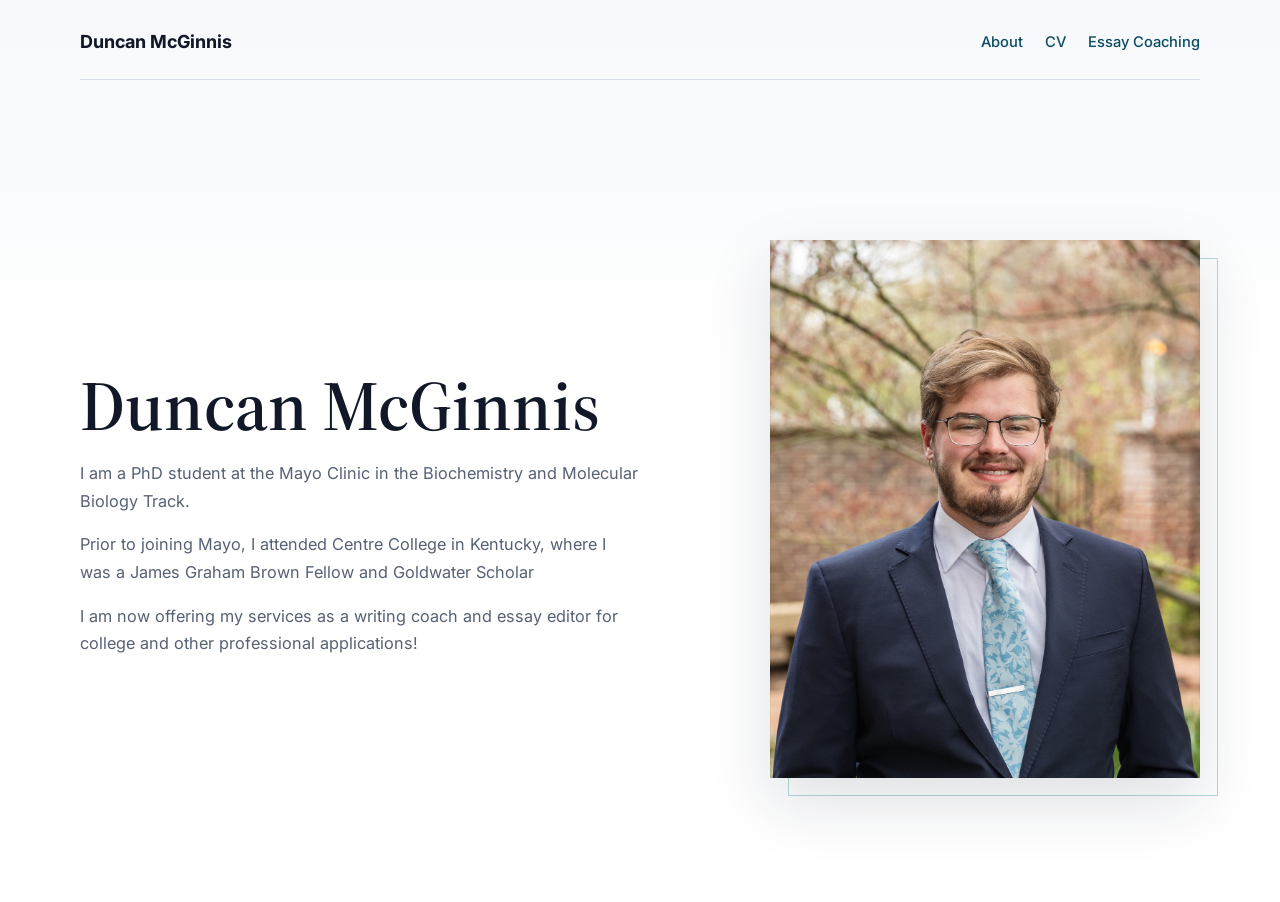
<file: index.html>
<!DOCTYPE html>
<html lang="en">
<head>
  <meta charset="utf-8" />
  <meta name="viewport" content="width=device-width, initial-scale=1" />
  <meta
    name="description"
    content="Duncan McGinnis is a Mayo Clinic graduate student in the Biochemistry and Molecular Biology track studying genetics and kidney disease."
  />
  <title>Duncan McGinnis</title>
  <link rel="preconnect" href="https://fonts.googleapis.com" />
  <link rel="preconnect" href="https://fonts.gstatic.com" crossorigin />
  <link
    href="https://fonts.googleapis.com/css2?family=Inter:wght@400;500;650;720&family=Source+Serif+4:opsz,wght@8..60,600&display=swap"
    rel="stylesheet"
  />
  <link rel="stylesheet" href="styles.css" />
</head>
<body>
  <div class="page-shell">
    <header class="site-header" aria-label="Site header">
      <a class="wordmark" href="index.html">Duncan McGinnis</a>
      <nav class="nav-links" aria-label="Main navigation">
        <a href="index.html" aria-current="page">About</a>
        <a href="cv.html">CV</a>
        <a href="essay_coach.html">Essay Coaching</a>
      </nav>
    </header>

    <main>
      <section class="hero" id="about" aria-label="Introduction">
        <div class="hero-copy">
          <p class="eyebrow"></p>
          <h1>Duncan McGinnis</h1>
          <p class="lede">
            I am a PhD student at the Mayo Clinic in the Biochemistry and
            Molecular Biology Track.
          </p>
          <p class="lede">
            Prior to joining Mayo, I attended Centre College in Kentucky,
            where I was a James Graham Brown Fellow and Goldwater Scholar
          </p>
          <p class="lede">
            I am now offering my services as a writing coach and essay editor
            for college and other professional applications!
        </div>

        <figure class="portrait-frame">
          <img src="duncan-mcginnis.jpg" alt="Portrait of Duncan McGinnis" />
        </figure>
      </section>
    </main>
  </div>
</body>
</html>
</file>
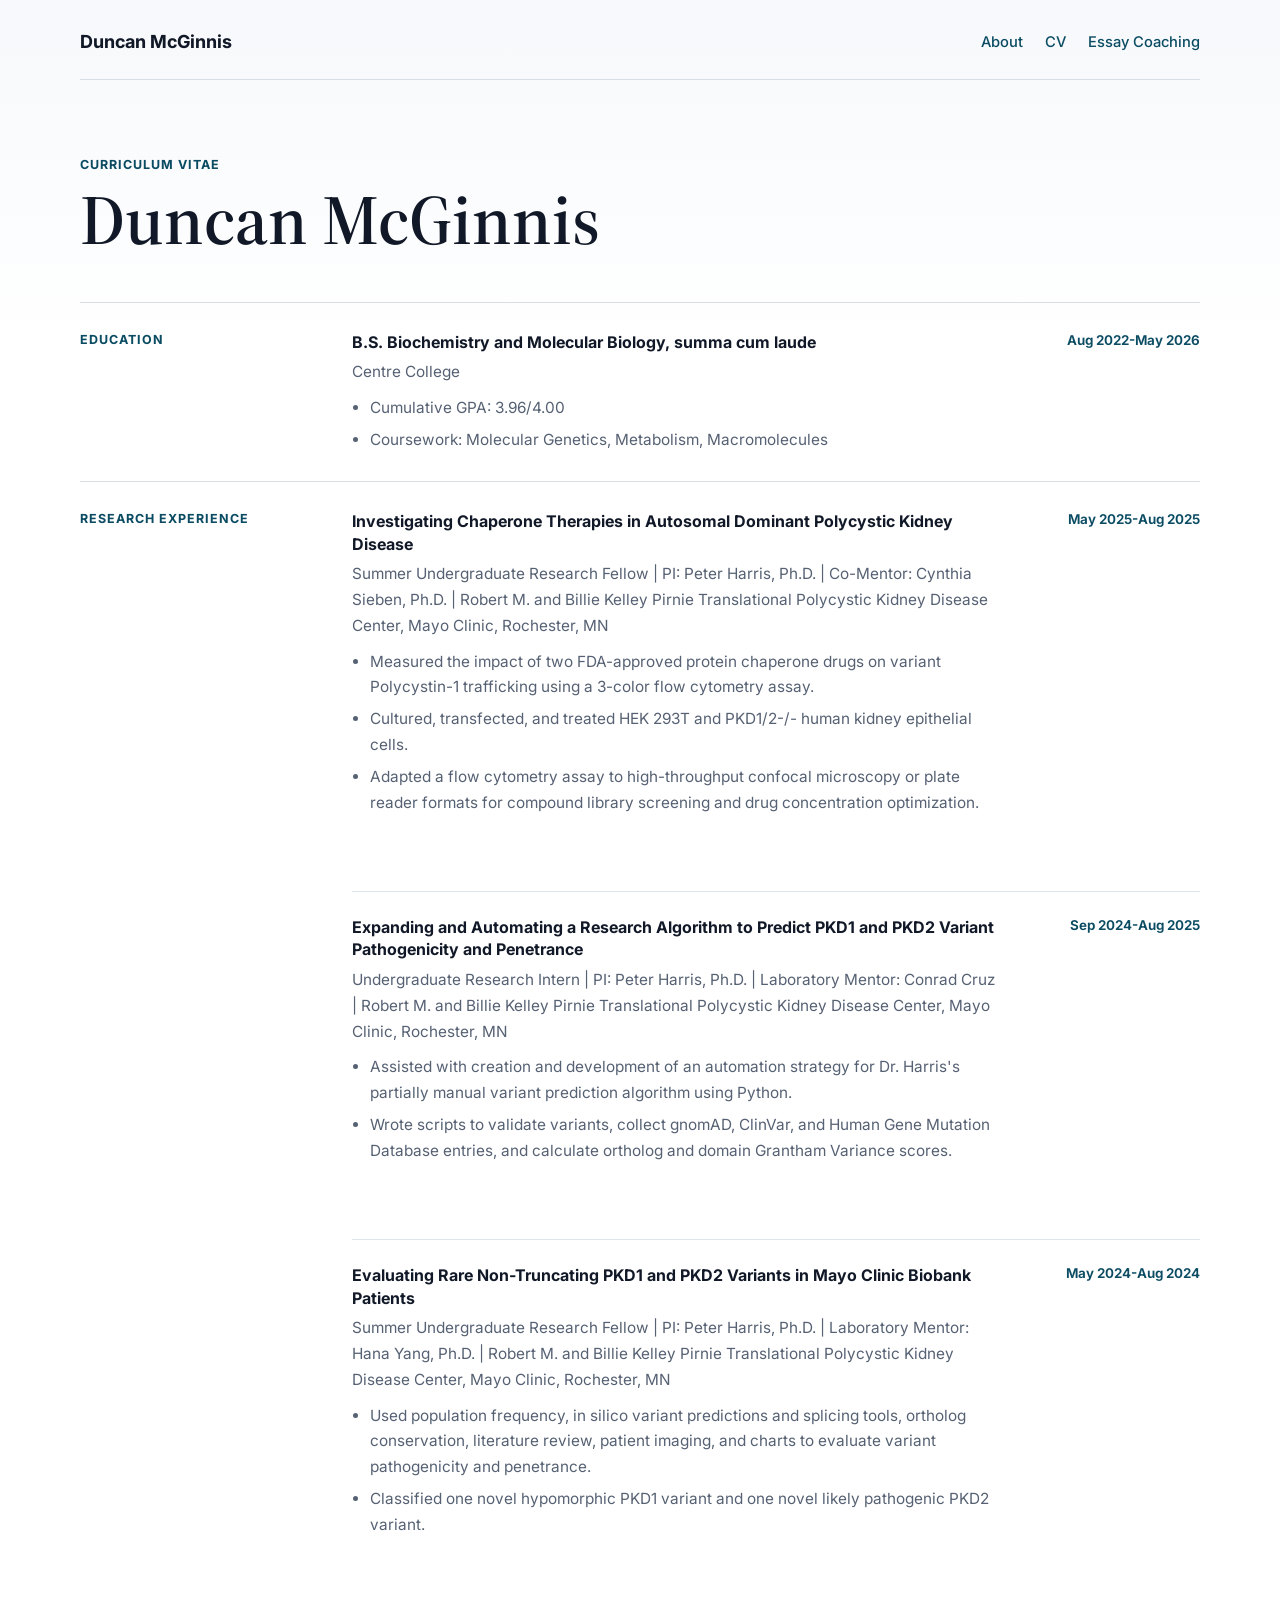
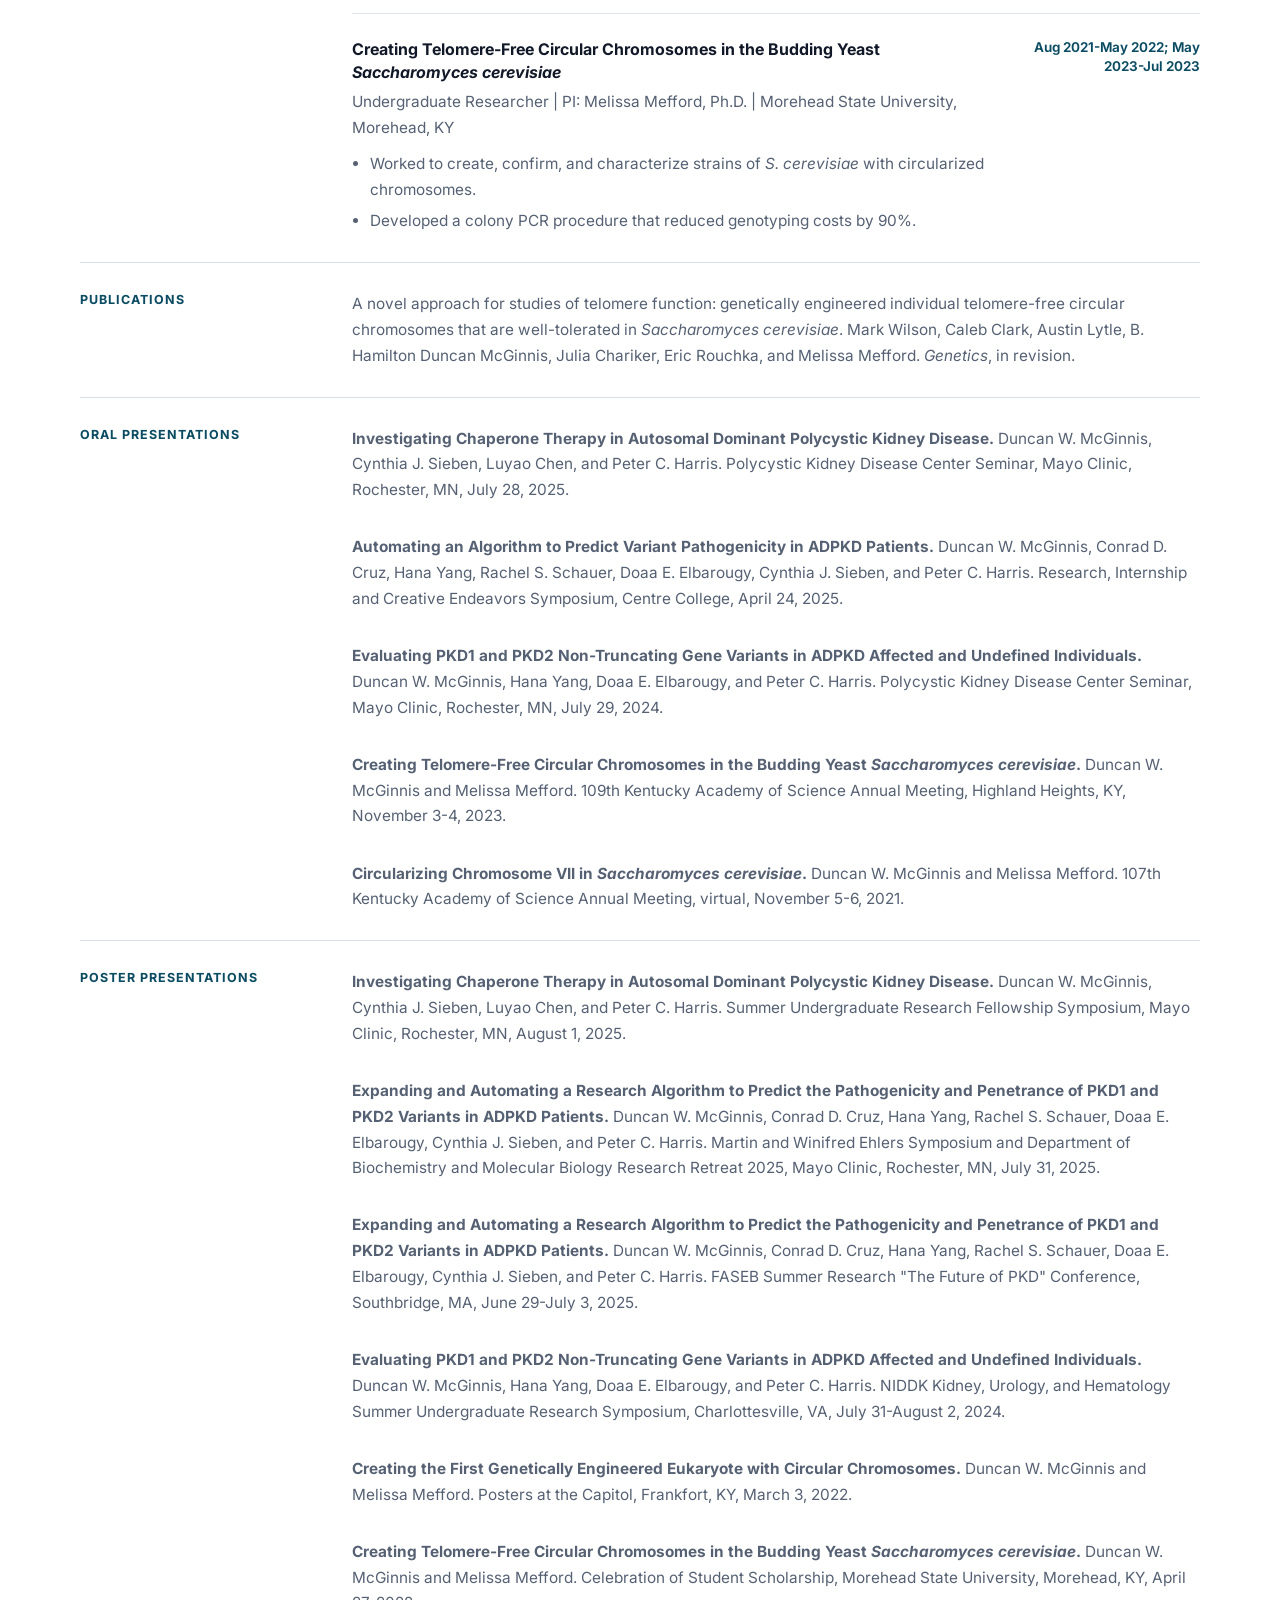
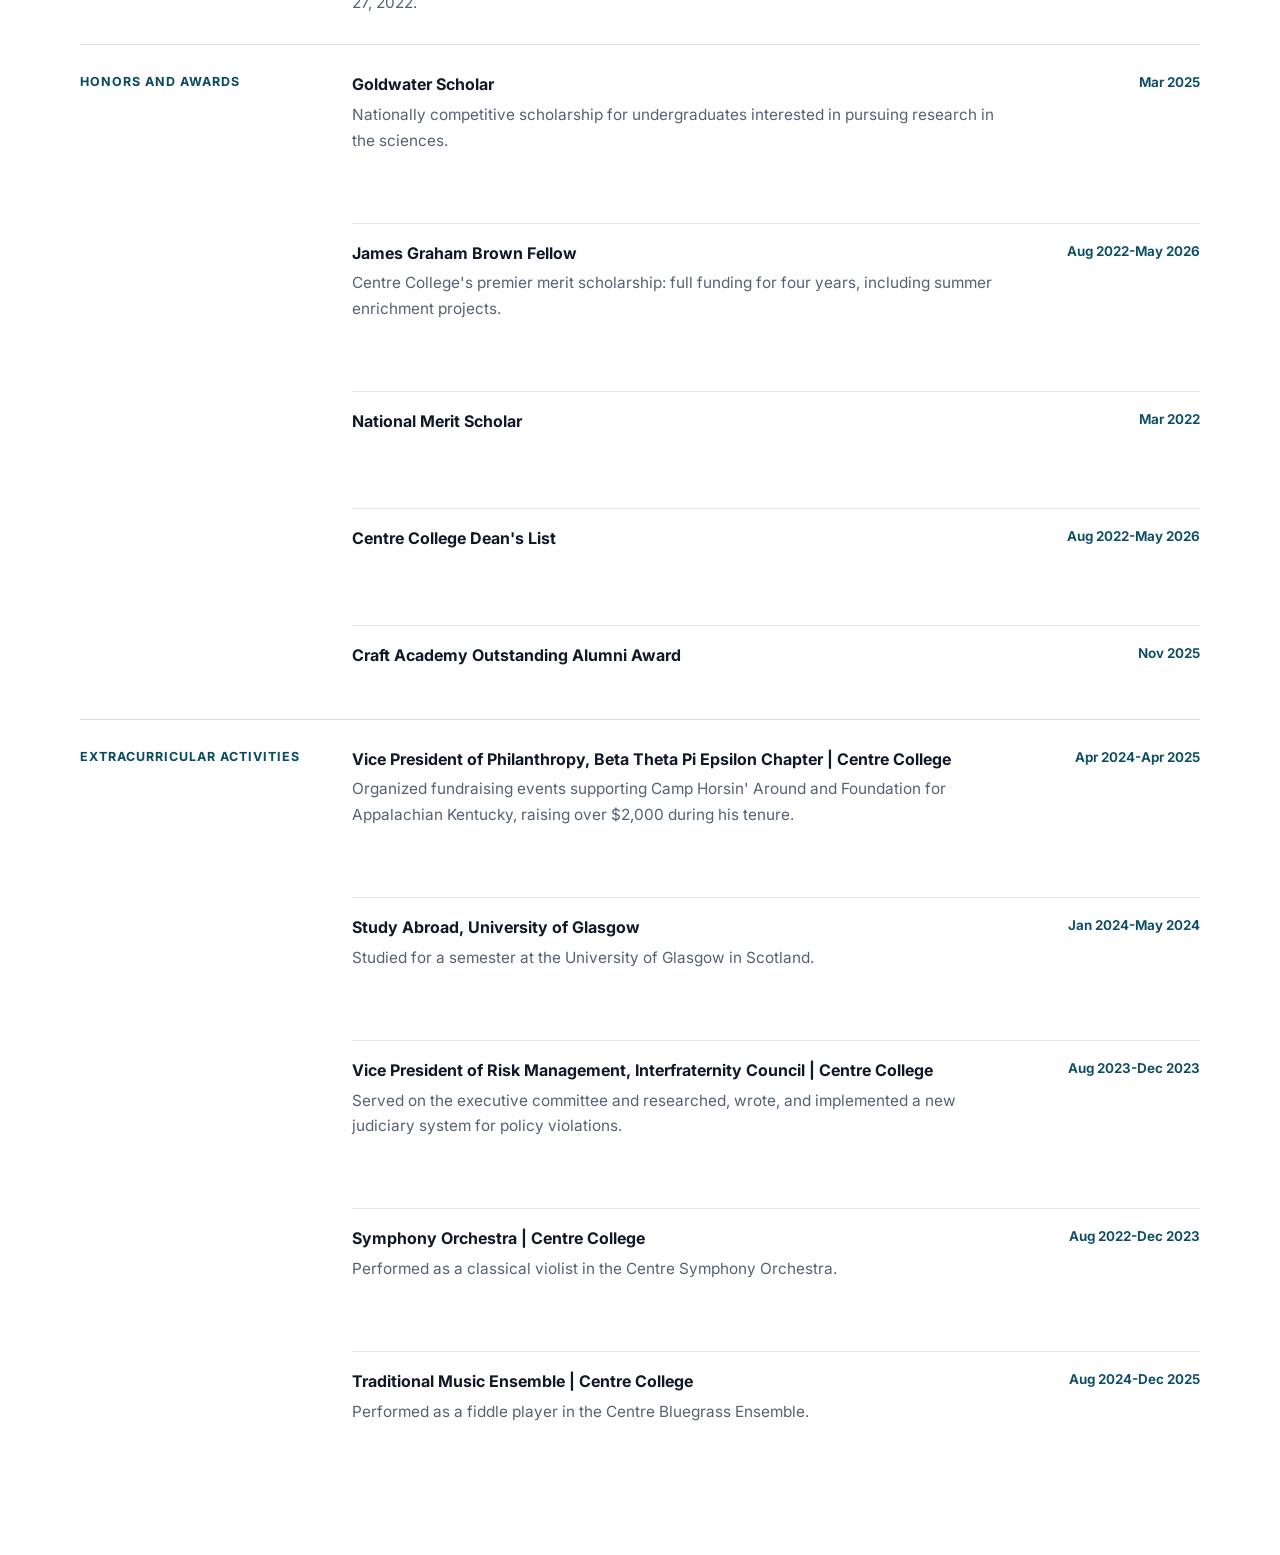
<file: cv.html>
<!DOCTYPE html>
<html lang="en">
<head>
  <meta charset="utf-8" />
  <meta name="viewport" content="width=device-width, initial-scale=1" />
  <meta
    name="description"
    content="Curriculum vitae for Duncan McGinnis, Mayo Clinic PhD student in Biochemistry and Molecular Biology."
  />
  <title>CV | Duncan McGinnis</title>
  <link rel="preconnect" href="https://fonts.googleapis.com" />
  <link rel="preconnect" href="https://fonts.gstatic.com" crossorigin />
  <link
    href="https://fonts.googleapis.com/css2?family=Inter:wght@400;500;650;720&family=Source+Serif+4:opsz,wght@8..60,600&display=swap"
    rel="stylesheet"
  />
  <link rel="stylesheet" href="styles.css" />
</head>
<body>
  <div class="page-shell">
    <header class="site-header" aria-label="Site header">
      <a class="wordmark" href="index.html">Duncan McGinnis</a>
      <nav class="nav-links" aria-label="Main navigation">
        <a href="index.html">About</a>
        <a href="cv.html" aria-current="page">CV</a>
        <a href="essay_coach.html">Essay Coaching</a>
      </nav>
    </header>

    <main class="cv-page">
      <section class="cv-intro" aria-labelledby="cv-title">
        <p class="eyebrow">Curriculum Vitae</p>
        <h1 id="cv-title">Duncan McGinnis</h1>
      </section>

      <section class="cv-section" aria-labelledby="education">
        <h2 id="education">Education</h2>
        <article class="cv-entry">
          <div class="cv-entry-body">
            <h3>B.S. Biochemistry and Molecular Biology, summa cum laude</h3>
            <p>Centre College</p>
            <ul>
              <li>Cumulative GPA: 3.96/4.00</li>
              <li>Coursework: Molecular Genetics, Metabolism, Macromolecules</li>
            </ul>
          </div>
          <p class="cv-date">Aug 2022-May 2026</p>
        </article>
      </section>

      <section class="cv-section" aria-labelledby="research">
        <h2 id="research">Research Experience</h2>
        <article class="cv-entry">
          <div class="cv-entry-body">
            <h3>Investigating Chaperone Therapies in Autosomal Dominant Polycystic Kidney Disease</h3>
            <p>
              Summer Undergraduate Research Fellow | PI: Peter Harris, Ph.D. |
              Co-Mentor: Cynthia Sieben, Ph.D. | Robert M. and Billie Kelley
              Pirnie Translational Polycystic Kidney Disease Center, Mayo Clinic,
              Rochester, MN
            </p>
            <ul>
              <li>Measured the impact of two FDA-approved protein chaperone drugs on variant Polycystin-1 trafficking using a 3-color flow cytometry assay.</li>
              <li>Cultured, transfected, and treated HEK 293T and PKD1/2-/- human kidney epithelial cells.</li>
              <li>Adapted a flow cytometry assay to high-throughput confocal microscopy or plate reader formats for compound library screening and drug concentration optimization.</li>
            </ul>
          </div>
          <p class="cv-date">May 2025-Aug 2025</p>
        </article>

        <article class="cv-entry">
          <div class="cv-entry-body">
            <h3>Expanding and Automating a Research Algorithm to Predict PKD1 and PKD2 Variant Pathogenicity and Penetrance</h3>
            <p>
              Undergraduate Research Intern | PI: Peter Harris, Ph.D. |
              Laboratory Mentor: Conrad Cruz | Robert M. and Billie Kelley
              Pirnie Translational Polycystic Kidney Disease Center, Mayo Clinic,
              Rochester, MN
            </p>
            <ul>
              <li>Assisted with creation and development of an automation strategy for Dr. Harris's partially manual variant prediction algorithm using Python.</li>
              <li>Wrote scripts to validate variants, collect gnomAD, ClinVar, and Human Gene Mutation Database entries, and calculate ortholog and domain Grantham Variance scores.</li>
            </ul>
          </div>
          <p class="cv-date">Sep 2024-Aug 2025</p>
        </article>

        <article class="cv-entry">
          <div class="cv-entry-body">
            <h3>Evaluating Rare Non-Truncating PKD1 and PKD2 Variants in Mayo Clinic Biobank Patients</h3>
            <p>
              Summer Undergraduate Research Fellow | PI: Peter Harris, Ph.D. |
              Laboratory Mentor: Hana Yang, Ph.D. | Robert M. and Billie Kelley
              Pirnie Translational Polycystic Kidney Disease Center, Mayo Clinic,
              Rochester, MN
            </p>
            <ul>
              <li>Used population frequency, in silico variant predictions and splicing tools, ortholog conservation, literature review, patient imaging, and charts to evaluate variant pathogenicity and penetrance.</li>
              <li>Classified one novel hypomorphic PKD1 variant and one novel likely pathogenic PKD2 variant.</li>
            </ul>
          </div>
          <p class="cv-date">May 2024-Aug 2024</p>
        </article>

        <article class="cv-entry">
          <div class="cv-entry-body">
            <h3>Creating Telomere-Free Circular Chromosomes in the Budding Yeast <em>Saccharomyces cerevisiae</em></h3>
            <p>
              Undergraduate Researcher | PI: Melissa Mefford, Ph.D. | Morehead
              State University, Morehead, KY
            </p>
            <ul>
              <li>Worked to create, confirm, and characterize strains of <em>S. cerevisiae</em> with circularized chromosomes.</li>
              <li>Developed a colony PCR procedure that reduced genotyping costs by 90%.</li>
            </ul>
          </div>
          <p class="cv-date">Aug 2021-May 2022; May 2023-Jul 2023</p>
        </article>
      </section>

      <section class="cv-section" aria-labelledby="publications">
        <h2 id="publications">Publications</h2>
        <article class="cv-entry cv-entry-single">
          <div class="cv-entry-body">
            <p>
              A novel approach for studies of telomere function: genetically
              engineered individual telomere-free circular chromosomes that are
              well-tolerated in <em>Saccharomyces cerevisiae</em>. Mark Wilson,
              Caleb Clark, Austin Lytle, B. Hamilton Duncan McGinnis, Julia
              Chariker, Eric Rouchka, and Melissa Mefford. <em>Genetics</em>, in
              revision.
            </p>
          </div>
        </article>
      </section>

      <section class="cv-section" aria-labelledby="oral-presentations">
        <h2 id="oral-presentations">Oral Presentations</h2>
        <div class="cv-list">
          <p><strong>Investigating Chaperone Therapy in Autosomal Dominant Polycystic Kidney Disease.</strong> Duncan W. McGinnis, Cynthia J. Sieben, Luyao Chen, and Peter C. Harris. Polycystic Kidney Disease Center Seminar, Mayo Clinic, Rochester, MN, July 28, 2025.</p>
          <p><strong>Automating an Algorithm to Predict Variant Pathogenicity in ADPKD Patients.</strong> Duncan W. McGinnis, Conrad D. Cruz, Hana Yang, Rachel S. Schauer, Doaa E. Elbarougy, Cynthia J. Sieben, and Peter C. Harris. Research, Internship and Creative Endeavors Symposium, Centre College, April 24, 2025.</p>
          <p><strong>Evaluating PKD1 and PKD2 Non-Truncating Gene Variants in ADPKD Affected and Undefined Individuals.</strong> Duncan W. McGinnis, Hana Yang, Doaa E. Elbarougy, and Peter C. Harris. Polycystic Kidney Disease Center Seminar, Mayo Clinic, Rochester, MN, July 29, 2024.</p>
          <p><strong>Creating Telomere-Free Circular Chromosomes in the Budding Yeast <em>Saccharomyces cerevisiae</em>.</strong> Duncan W. McGinnis and Melissa Mefford. 109th Kentucky Academy of Science Annual Meeting, Highland Heights, KY, November 3-4, 2023.</p>
          <p><strong>Circularizing Chromosome VII in <em>Saccharomyces cerevisiae</em>.</strong> Duncan W. McGinnis and Melissa Mefford. 107th Kentucky Academy of Science Annual Meeting, virtual, November 5-6, 2021.</p>
        </div>
      </section>

      <section class="cv-section" aria-labelledby="poster-presentations">
        <h2 id="poster-presentations">Poster Presentations</h2>
        <div class="cv-list">
          <p><strong>Investigating Chaperone Therapy in Autosomal Dominant Polycystic Kidney Disease.</strong> Duncan W. McGinnis, Cynthia J. Sieben, Luyao Chen, and Peter C. Harris. Summer Undergraduate Research Fellowship Symposium, Mayo Clinic, Rochester, MN, August 1, 2025.</p>
          <p><strong>Expanding and Automating a Research Algorithm to Predict the Pathogenicity and Penetrance of PKD1 and PKD2 Variants in ADPKD Patients.</strong> Duncan W. McGinnis, Conrad D. Cruz, Hana Yang, Rachel S. Schauer, Doaa E. Elbarougy, Cynthia J. Sieben, and Peter C. Harris. Martin and Winifred Ehlers Symposium and Department of Biochemistry and Molecular Biology Research Retreat 2025, Mayo Clinic, Rochester, MN, July 31, 2025.</p>
          <p><strong>Expanding and Automating a Research Algorithm to Predict the Pathogenicity and Penetrance of PKD1 and PKD2 Variants in ADPKD Patients.</strong> Duncan W. McGinnis, Conrad D. Cruz, Hana Yang, Rachel S. Schauer, Doaa E. Elbarougy, Cynthia J. Sieben, and Peter C. Harris. FASEB Summer Research "The Future of PKD" Conference, Southbridge, MA, June 29-July 3, 2025.</p>
          <p><strong>Evaluating PKD1 and PKD2 Non-Truncating Gene Variants in ADPKD Affected and Undefined Individuals.</strong> Duncan W. McGinnis, Hana Yang, Doaa E. Elbarougy, and Peter C. Harris. NIDDK Kidney, Urology, and Hematology Summer Undergraduate Research Symposium, Charlottesville, VA, July 31-August 2, 2024.</p>
          <p><strong>Creating the First Genetically Engineered Eukaryote with Circular Chromosomes.</strong> Duncan W. McGinnis and Melissa Mefford. Posters at the Capitol, Frankfort, KY, March 3, 2022.</p>
          <p><strong>Creating Telomere-Free Circular Chromosomes in the Budding Yeast <em>Saccharomyces cerevisiae</em>.</strong> Duncan W. McGinnis and Melissa Mefford. Celebration of Student Scholarship, Morehead State University, Morehead, KY, April 27, 2022.</p>
        </div>
      </section>

      <section class="cv-section" aria-labelledby="honors">
        <h2 id="honors">Honors and Awards</h2>
        <article class="cv-entry compact">
          <div class="cv-entry-body">
            <h3>Goldwater Scholar</h3>
            <p>Nationally competitive scholarship for undergraduates interested in pursuing research in the sciences.</p>
          </div>
          <p class="cv-date">Mar 2025</p>
        </article>
        <article class="cv-entry compact">
          <div class="cv-entry-body">
            <h3>James Graham Brown Fellow</h3>
            <p>Centre College's premier merit scholarship: full funding for four years, including summer enrichment projects.</p>
          </div>
          <p class="cv-date">Aug 2022-May 2026</p>
        </article>
        <article class="cv-entry compact">
          <div class="cv-entry-body">
            <h3>National Merit Scholar</h3>
          </div>
          <p class="cv-date">Mar 2022</p>
        </article>
        <article class="cv-entry compact">
          <div class="cv-entry-body">
            <h3>Centre College Dean's List</h3>
          </div>
          <p class="cv-date">Aug 2022-May 2026</p>
        </article>
        <article class="cv-entry compact">
          <div class="cv-entry-body">
            <h3>Craft Academy Outstanding Alumni Award</h3>
          </div>
          <p class="cv-date">Nov 2025</p>
        </article>
      </section>

      <section class="cv-section" aria-labelledby="activities">
        <h2 id="activities">Extracurricular Activities</h2>
        <article class="cv-entry compact">
          <div class="cv-entry-body">
            <h3>Vice President of Philanthropy, Beta Theta Pi Epsilon Chapter | Centre College</h3>
            <p>Organized fundraising events supporting Camp Horsin' Around and Foundation for Appalachian Kentucky, raising over $2,000 during his tenure.</p>
          </div>
          <p class="cv-date">Apr 2024-Apr 2025</p>
        </article>
        <article class="cv-entry compact">
          <div class="cv-entry-body">
            <h3>Study Abroad, University of Glasgow</h3>
            <p>Studied for a semester at the University of Glasgow in Scotland.</p>
          </div>
          <p class="cv-date">Jan 2024-May 2024</p>
        </article>
        <article class="cv-entry compact">
          <div class="cv-entry-body">
            <h3>Vice President of Risk Management, Interfraternity Council | Centre College</h3>
            <p>Served on the executive committee and researched, wrote, and implemented a new judiciary system for policy violations.</p>
          </div>
          <p class="cv-date">Aug 2023-Dec 2023</p>
        </article>
        <article class="cv-entry compact">
          <div class="cv-entry-body">
            <h3>Symphony Orchestra | Centre College</h3>
            <p>Performed as a classical violist in the Centre Symphony Orchestra.</p>
          </div>
          <p class="cv-date">Aug 2022-Dec 2023</p>
        </article>
        <article class="cv-entry compact">
          <div class="cv-entry-body">
            <h3>Traditional Music Ensemble | Centre College</h3>
            <p>Performed as a fiddle player in the Centre Bluegrass Ensemble.</p>
          </div>
          <p class="cv-date">Aug 2024-Dec 2025</p>
        </article>
      </section>
    </main>
  </div>
</body>
</html>
</file>
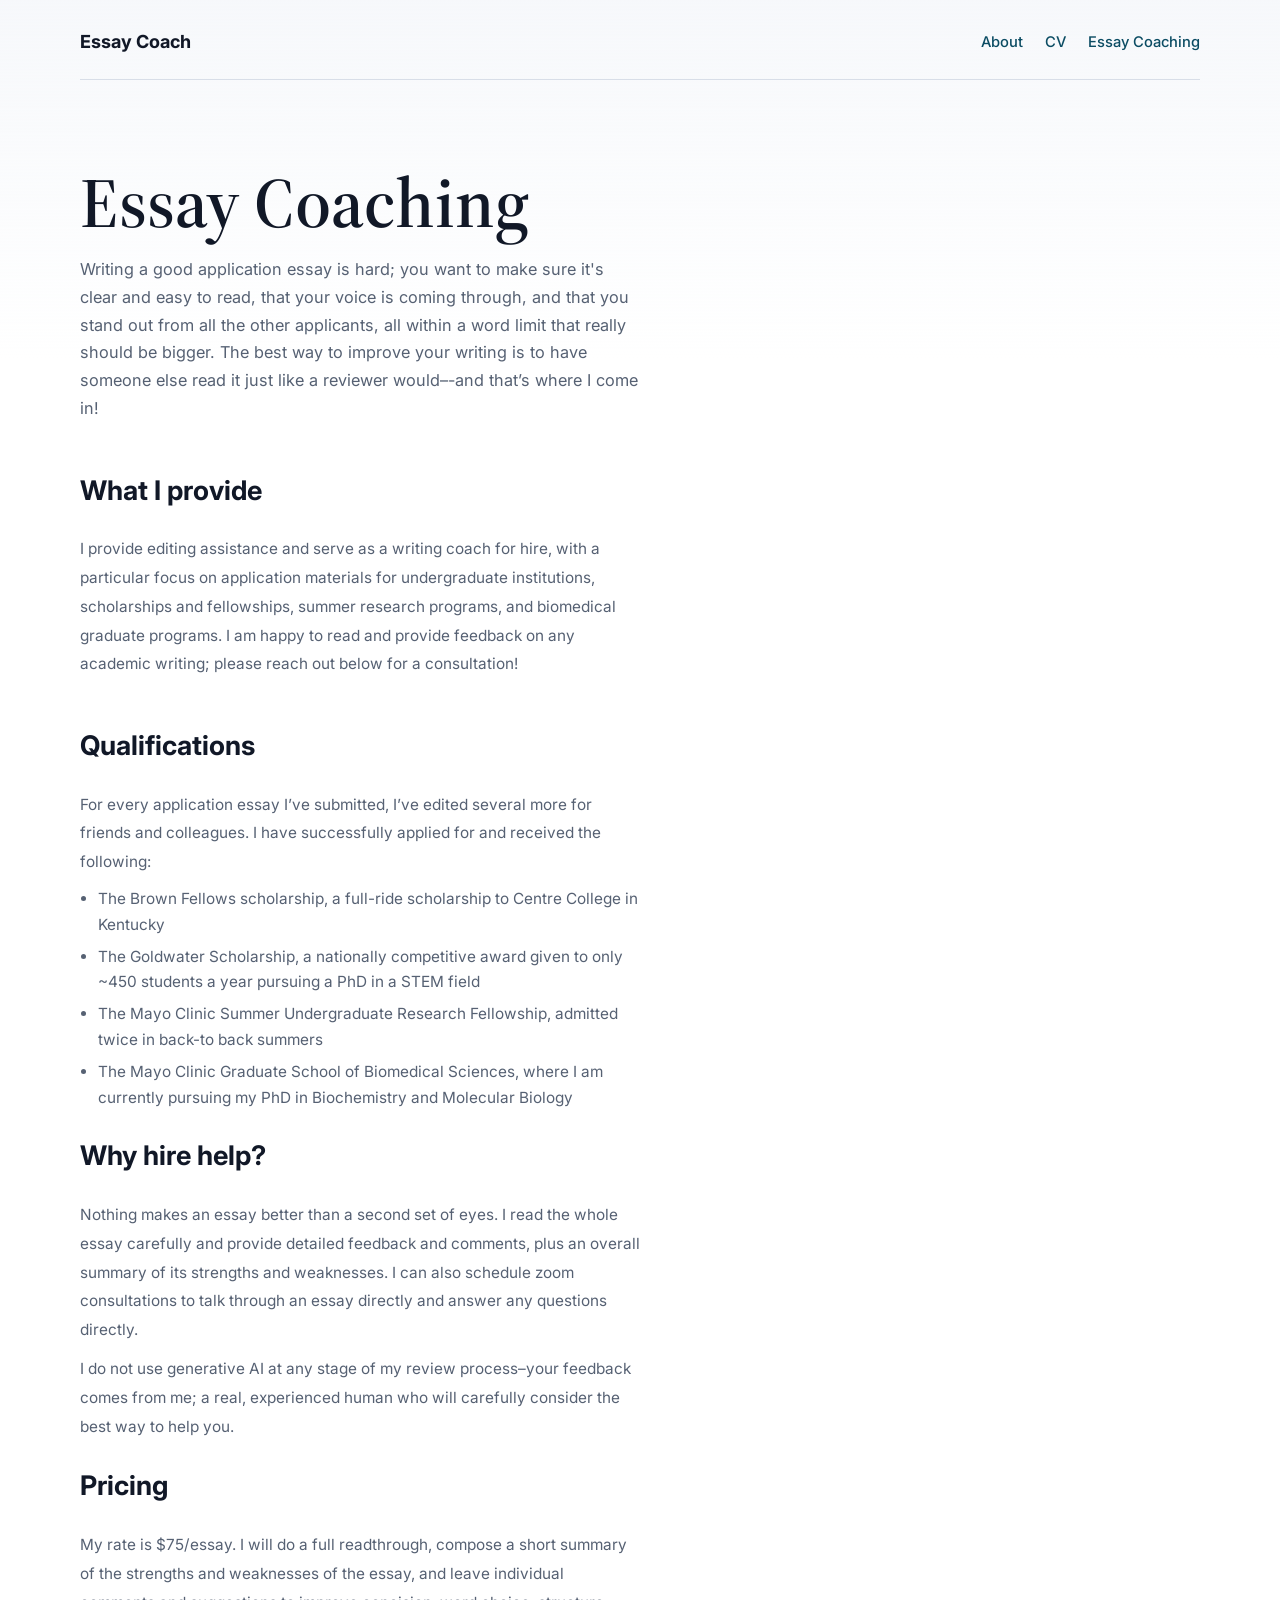
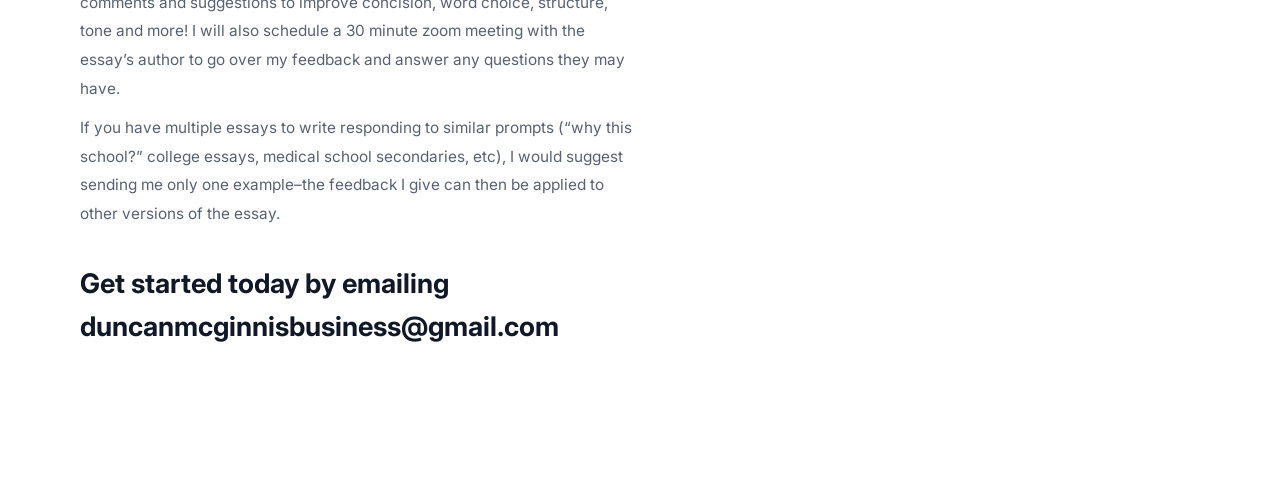
<file: essay_coach.html>
<!DOCTYPE html>
<html lang="en">
<head>
  <meta charset="utf-8" />
  <meta name="viewport" content="width=device-width, initial-scale=1" />
  <meta
    name="description"
    content="Curriculum vitae for Duncan McGinnis, Mayo Clinic PhD student in Biochemistry and Molecular Biology."
  />
  <title>CV | Duncan McGinnis</title>
  <link rel="preconnect" href="https://fonts.googleapis.com" />
  <link rel="preconnect" href="https://fonts.gstatic.com" crossorigin />
  <link
    href="https://fonts.googleapis.com/css2?family=Inter:wght@400;500;650;720&family=Source+Serif+4:opsz,wght@8..60,600&display=swap"
    rel="stylesheet"
  />
  <link rel="stylesheet" href="styles.css" />
</head>
<body>
  <div class="page-shell">
    <header class="site-header" aria-label="Site header">
      <a class="wordmark" href="index.html">Essay Coach</a>
      <nav class="nav-links" aria-label="Main navigation">
        <a href="index.html">About</a>
        <a href="cv.html">CV</a>
        <a href="essay_coach.html" aria-current="page">Essay Coaching</a>
      </nav>
    </header>

    <main class="cv-page">
      <section class="cv-intro" aria-labelledby="cv-title">
        <p class="eyebrow"></p>
        <h1 id="cv-title">Essay Coaching</h1>
        <p class="lede">
          Writing a good application essay is hard; you want to make sure it's clear and easy to read, 
          that your voice is coming through, and that you stand out from all the other applicants, all 
          within a word limit that really should be bigger. The best way to improve your writing is to 
          have someone else read it just like a reviewer would–-and that’s where I come in!
        </p>
      </section>

      <section class="cv-intro" aria-labelledby="what_i_provide">
        <h2 id="what_i_provide">What I provide</h2>
        <article class="cv-entry">
          <div class="cv-entry-body">
            <new>I provide editing assistance and serve as a writing coach for hire, with a particular focus
              on application materials for undergraduate institutions, scholarships and fellowships, 
              summer research programs, and biomedical graduate programs. I am happy to read and provide 
              feedback on any academic writing; please reach out below for a consultation!</new>
        
        </article>
      </section>
      
        <section class="cv-intro" aria-labelledby="qualifications">
        <h2 id="qualifications">Qualifications</h2>
        <article class="cv-entry">
          <div class="cv-entry-body">
            <new>For every application essay I’ve submitted, I’ve edited several more for 
              friends and colleagues. I have successfully applied for and received the following:</new>
            <ul>
              <li>The Brown Fellows scholarship, a full-ride scholarship to Centre College in Kentucky</li>
              <li>The Goldwater Scholarship, a nationally competitive award given to only ~450 students
                a year pursuing a PhD in a STEM field</li>
              <li>The Mayo Clinic Summer Undergraduate Research Fellowship, admitted twice in back-to back summers</li>
              <li>The Mayo Clinic Graduate School of Biomedical Sciences, where I am currently pursuing my PhD in 
                Biochemistry and Molecular Biology</li>
            </ul>
        </article>

        <section class="cv-intro" aria-labelledby="why_hire">
        <h2 id="why_hire">Why hire help?</h2>
        <article class="cv-entry">
          <div class="cv-entry-body">
            <new>Nothing makes an essay better than a second set of eyes. I read the whole essay carefully and provide 
              detailed feedback and comments, plus an overall summary of its strengths and weaknesses. I can also 
              schedule zoom consultations to talk through an essay directly and answer any questions directly.</p></p>
              I do not use generative AI at any stage of my review process–your feedback comes from me; a real, 
              experienced human who will carefully consider the best way to help you.</new>
        </article>

   
        <section class="cv-intro" aria-labelledby="pricing">
        <h2 id="pricing">Pricing</h2>
        <article class="cv-entry">
          <div class="cv-entry-body">
            <new>My rate is $75/essay. I will do a full readthrough, compose a short summary of the strengths and 
              weaknesses of the essay, and leave individual comments and suggestions to improve concision, 
              word choice, structure, tone and more! I will also schedule a 30 minute zoom meeting with the essay’s 
              author to go over my feedback and answer any questions they may have.</p>
              If you have multiple essays to write responding to similar prompts (“why this school?” college essays, 
              medical school secondaries, etc), I would suggest sending me only one example–the feedback I give can 
              then be applied to other versions of the essay.</p></p>
              </new>
        </article>
          
        <section class="cv-intro" aria-labelledby="get_started">
        <h2 id="get_started">Get started today by emailing duncanmcginnisbusiness@gmail.com</h2>
        </article>        
      </section>
    </main>
  </div>
</body>
</html>
</file>
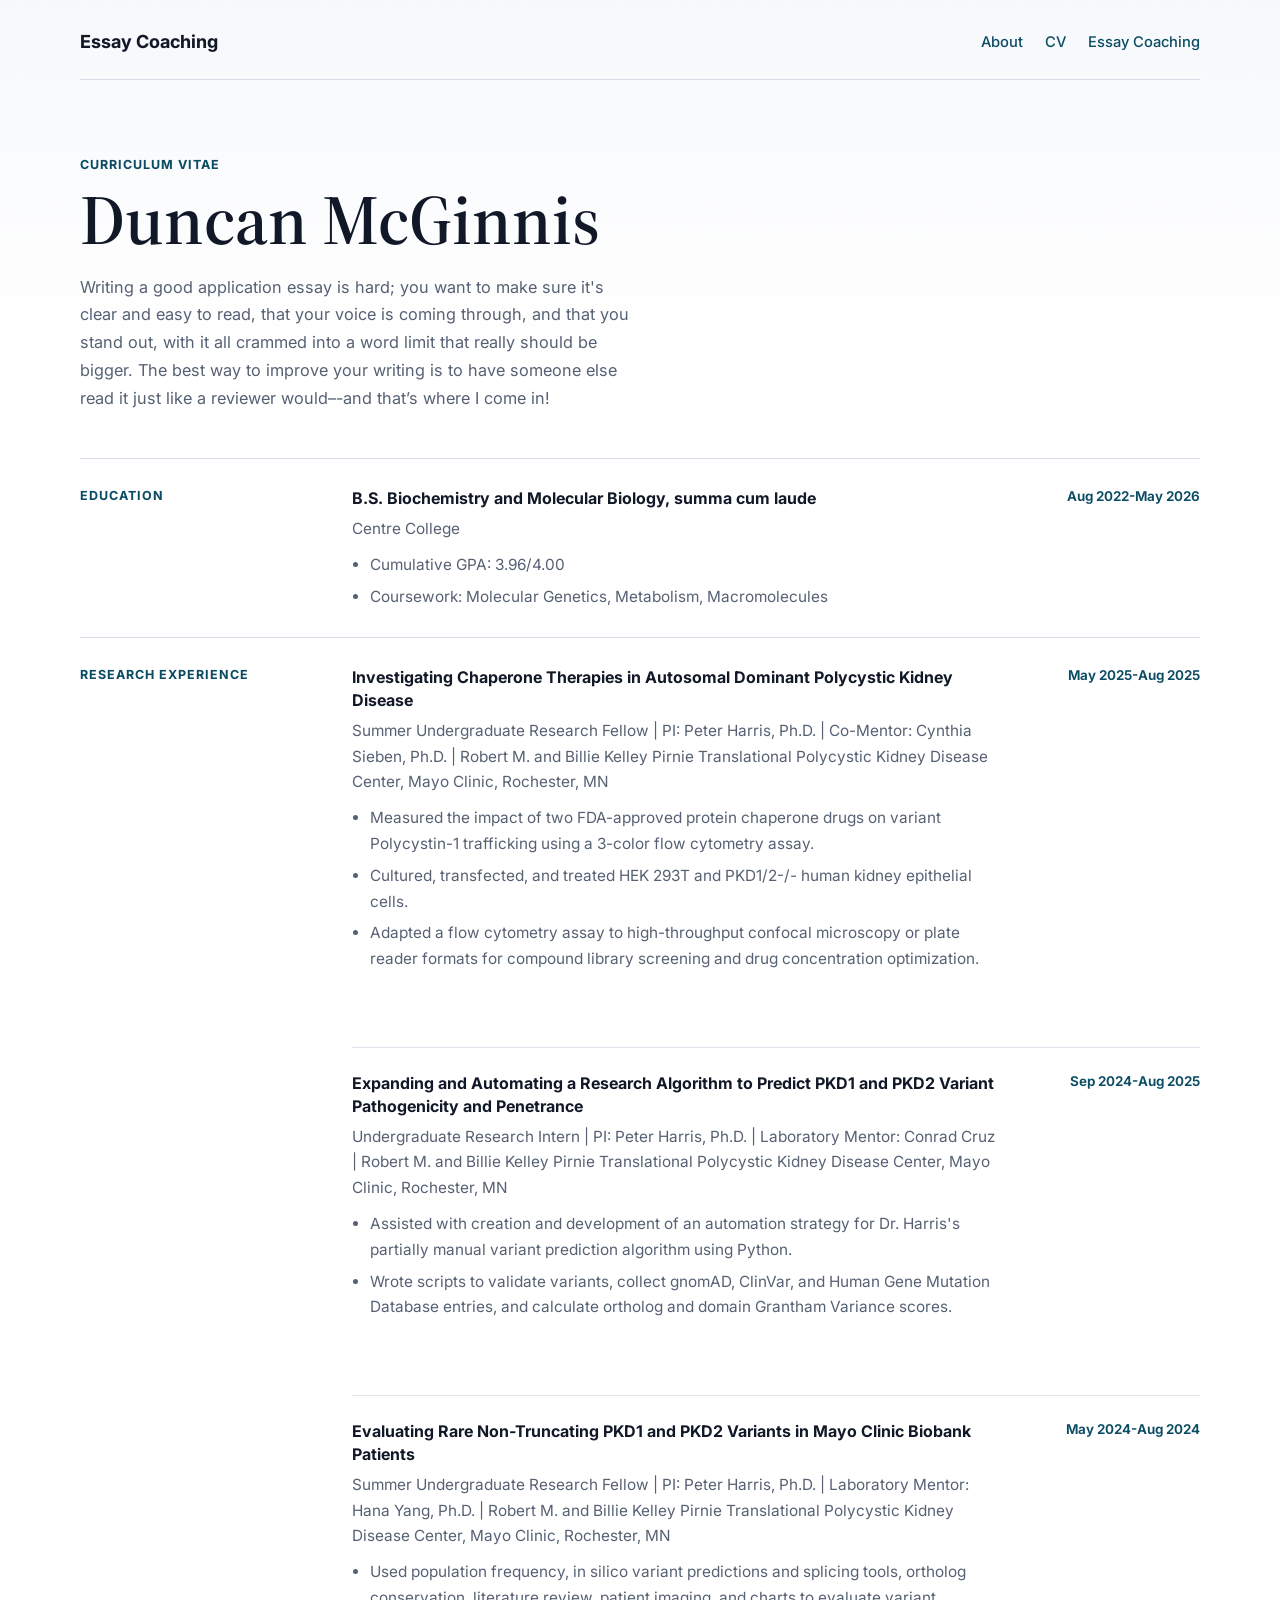
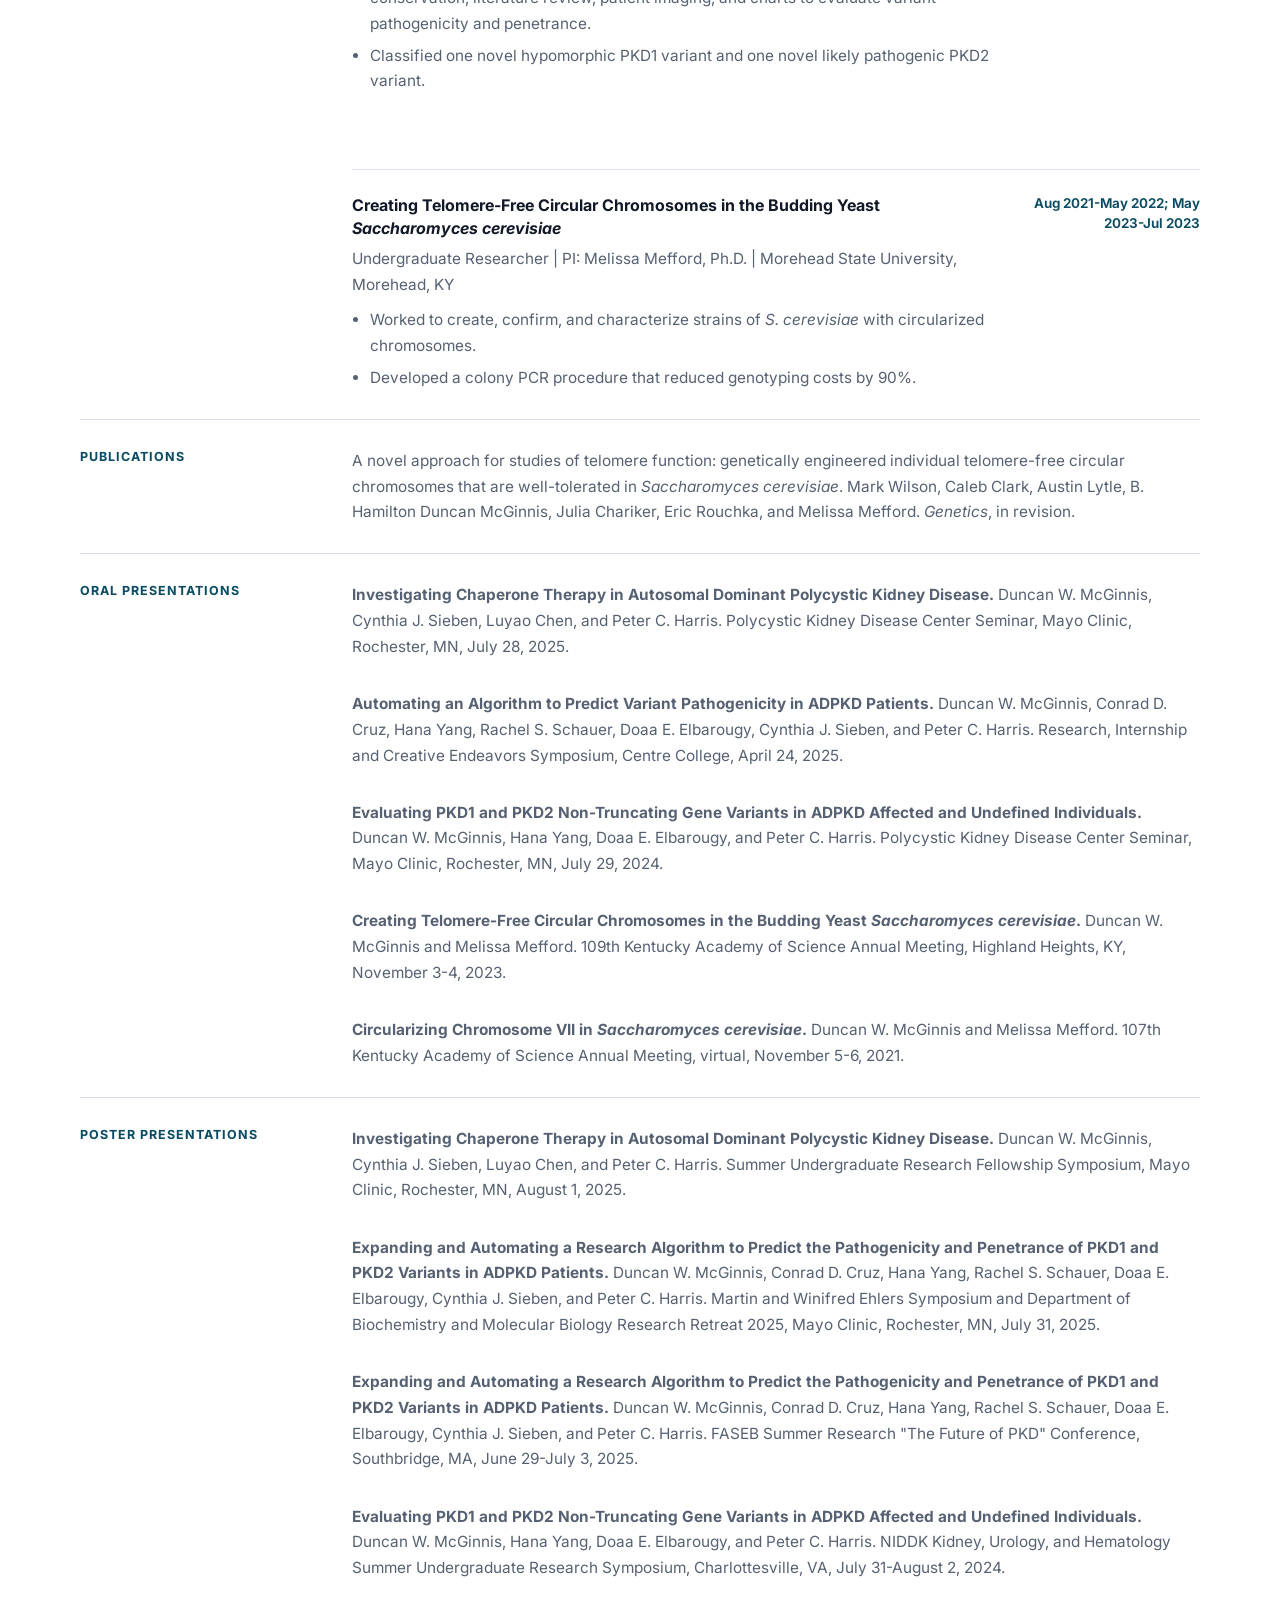
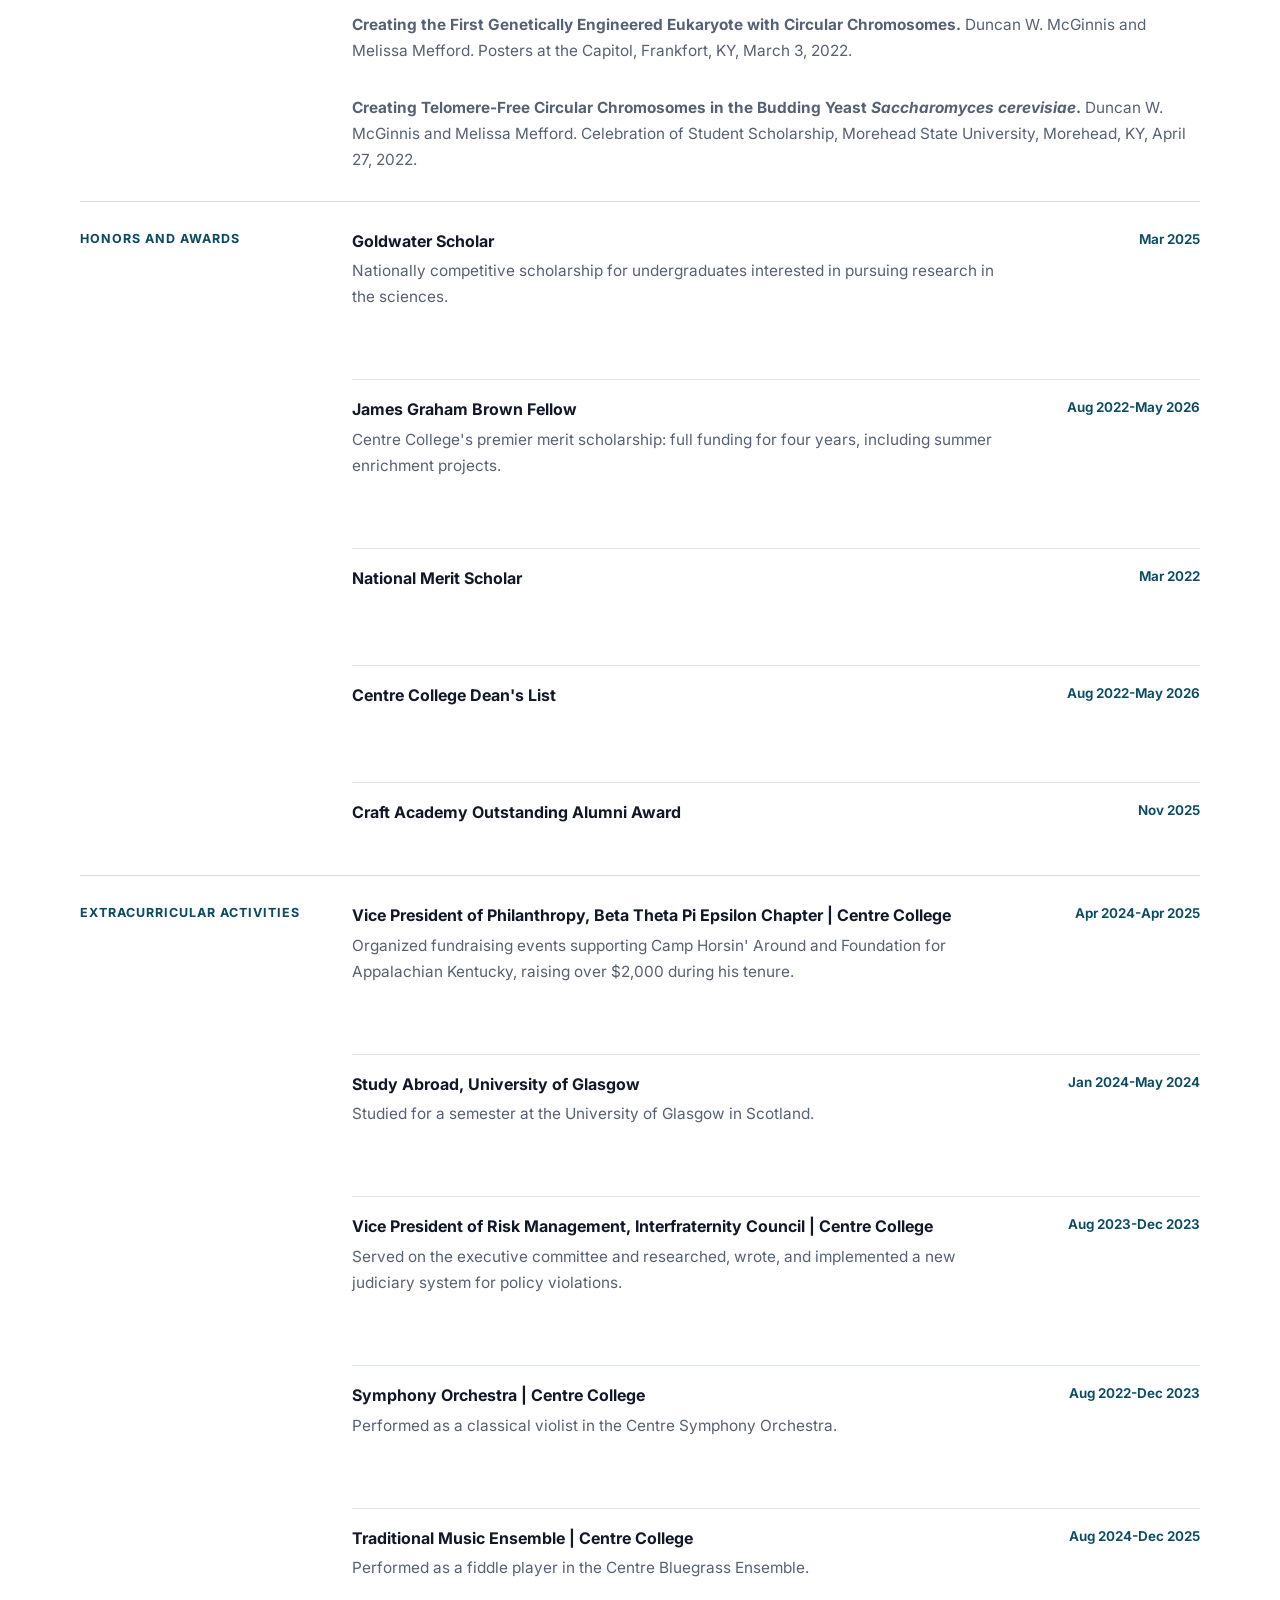
<file: writing_coach.html>
<!DOCTYPE html>
<html lang="en">
<head>
  <meta charset="utf-8" />
  <meta name="viewport" content="width=device-width, initial-scale=1" />
  <meta
    name="description"
    content="Curriculum vitae for Duncan McGinnis, Mayo Clinic PhD student in Biochemistry and Molecular Biology."
  />
  <title>CV | Duncan McGinnis</title>
  <link rel="preconnect" href="https://fonts.googleapis.com" />
  <link rel="preconnect" href="https://fonts.gstatic.com" crossorigin />
  <link
    href="https://fonts.googleapis.com/css2?family=Inter:wght@400;500;650;720&family=Source+Serif+4:opsz,wght@8..60,600&display=swap"
    rel="stylesheet"
  />
  <link rel="stylesheet" href="styles.css" />
</head>
<body>
  <div class="page-shell">
    <header class="site-header" aria-label="Site header">
      <a class="wordmark" href="index.html">Essay Coaching</a>
      <nav class="nav-links" aria-label="Main navigation">
        <a href="index.html">About</a>
        <a href="cv.html">CV</a>
        <a href="writing_coach.html" aria-current="page">Essay Coaching</a>
      </nav>
    </header>

    <main class="cv-page">
      <section class="cv-intro" aria-labelledby="cv-title">
        <p class="eyebrow">Curriculum Vitae</p>
        <h1 id="cv-title">Duncan McGinnis</h1>
        <p class="lede">
          Writing a good application essay is hard; you want to make sure it's clear and easy to read, 
          that your voice is coming through, and that you stand out, with it all crammed into a word
          limit that really should be bigger. The best way to improve your writing is to have someone
          else read it just like a reviewer would–-and that’s where I come in!
        </p>
      </section>

      <section class="cv-section" aria-labelledby="education">
        <h2 id="education">Education</h2>
        <article class="cv-entry">
          <div class="cv-entry-body">
            <h3>B.S. Biochemistry and Molecular Biology, summa cum laude</h3>
            <p>Centre College</p>
            <ul>
              <li>Cumulative GPA: 3.96/4.00</li>
              <li>Coursework: Molecular Genetics, Metabolism, Macromolecules</li>
            </ul>
          </div>
          <p class="cv-date">Aug 2022-May 2026</p>
        </article>
      </section>

      <section class="cv-section" aria-labelledby="research">
        <h2 id="research">Research Experience</h2>
        <article class="cv-entry">
          <div class="cv-entry-body">
            <h3>Investigating Chaperone Therapies in Autosomal Dominant Polycystic Kidney Disease</h3>
            <p>
              Summer Undergraduate Research Fellow | PI: Peter Harris, Ph.D. |
              Co-Mentor: Cynthia Sieben, Ph.D. | Robert M. and Billie Kelley
              Pirnie Translational Polycystic Kidney Disease Center, Mayo Clinic,
              Rochester, MN
            </p>
            <ul>
              <li>Measured the impact of two FDA-approved protein chaperone drugs on variant Polycystin-1 trafficking using a 3-color flow cytometry assay.</li>
              <li>Cultured, transfected, and treated HEK 293T and PKD1/2-/- human kidney epithelial cells.</li>
              <li>Adapted a flow cytometry assay to high-throughput confocal microscopy or plate reader formats for compound library screening and drug concentration optimization.</li>
            </ul>
          </div>
          <p class="cv-date">May 2025-Aug 2025</p>
        </article>

        <article class="cv-entry">
          <div class="cv-entry-body">
            <h3>Expanding and Automating a Research Algorithm to Predict PKD1 and PKD2 Variant Pathogenicity and Penetrance</h3>
            <p>
              Undergraduate Research Intern | PI: Peter Harris, Ph.D. |
              Laboratory Mentor: Conrad Cruz | Robert M. and Billie Kelley
              Pirnie Translational Polycystic Kidney Disease Center, Mayo Clinic,
              Rochester, MN
            </p>
            <ul>
              <li>Assisted with creation and development of an automation strategy for Dr. Harris's partially manual variant prediction algorithm using Python.</li>
              <li>Wrote scripts to validate variants, collect gnomAD, ClinVar, and Human Gene Mutation Database entries, and calculate ortholog and domain Grantham Variance scores.</li>
            </ul>
          </div>
          <p class="cv-date">Sep 2024-Aug 2025</p>
        </article>

        <article class="cv-entry">
          <div class="cv-entry-body">
            <h3>Evaluating Rare Non-Truncating PKD1 and PKD2 Variants in Mayo Clinic Biobank Patients</h3>
            <p>
              Summer Undergraduate Research Fellow | PI: Peter Harris, Ph.D. |
              Laboratory Mentor: Hana Yang, Ph.D. | Robert M. and Billie Kelley
              Pirnie Translational Polycystic Kidney Disease Center, Mayo Clinic,
              Rochester, MN
            </p>
            <ul>
              <li>Used population frequency, in silico variant predictions and splicing tools, ortholog conservation, literature review, patient imaging, and charts to evaluate variant pathogenicity and penetrance.</li>
              <li>Classified one novel hypomorphic PKD1 variant and one novel likely pathogenic PKD2 variant.</li>
            </ul>
          </div>
          <p class="cv-date">May 2024-Aug 2024</p>
        </article>

        <article class="cv-entry">
          <div class="cv-entry-body">
            <h3>Creating Telomere-Free Circular Chromosomes in the Budding Yeast <em>Saccharomyces cerevisiae</em></h3>
            <p>
              Undergraduate Researcher | PI: Melissa Mefford, Ph.D. | Morehead
              State University, Morehead, KY
            </p>
            <ul>
              <li>Worked to create, confirm, and characterize strains of <em>S. cerevisiae</em> with circularized chromosomes.</li>
              <li>Developed a colony PCR procedure that reduced genotyping costs by 90%.</li>
            </ul>
          </div>
          <p class="cv-date">Aug 2021-May 2022; May 2023-Jul 2023</p>
        </article>
      </section>

      <section class="cv-section" aria-labelledby="publications">
        <h2 id="publications">Publications</h2>
        <article class="cv-entry cv-entry-single">
          <div class="cv-entry-body">
            <p>
              A novel approach for studies of telomere function: genetically
              engineered individual telomere-free circular chromosomes that are
              well-tolerated in <em>Saccharomyces cerevisiae</em>. Mark Wilson,
              Caleb Clark, Austin Lytle, B. Hamilton Duncan McGinnis, Julia
              Chariker, Eric Rouchka, and Melissa Mefford. <em>Genetics</em>, in
              revision.
            </p>
          </div>
        </article>
      </section>

      <section class="cv-section" aria-labelledby="oral-presentations">
        <h2 id="oral-presentations">Oral Presentations</h2>
        <div class="cv-list">
          <p><strong>Investigating Chaperone Therapy in Autosomal Dominant Polycystic Kidney Disease.</strong> Duncan W. McGinnis, Cynthia J. Sieben, Luyao Chen, and Peter C. Harris. Polycystic Kidney Disease Center Seminar, Mayo Clinic, Rochester, MN, July 28, 2025.</p>
          <p><strong>Automating an Algorithm to Predict Variant Pathogenicity in ADPKD Patients.</strong> Duncan W. McGinnis, Conrad D. Cruz, Hana Yang, Rachel S. Schauer, Doaa E. Elbarougy, Cynthia J. Sieben, and Peter C. Harris. Research, Internship and Creative Endeavors Symposium, Centre College, April 24, 2025.</p>
          <p><strong>Evaluating PKD1 and PKD2 Non-Truncating Gene Variants in ADPKD Affected and Undefined Individuals.</strong> Duncan W. McGinnis, Hana Yang, Doaa E. Elbarougy, and Peter C. Harris. Polycystic Kidney Disease Center Seminar, Mayo Clinic, Rochester, MN, July 29, 2024.</p>
          <p><strong>Creating Telomere-Free Circular Chromosomes in the Budding Yeast <em>Saccharomyces cerevisiae</em>.</strong> Duncan W. McGinnis and Melissa Mefford. 109th Kentucky Academy of Science Annual Meeting, Highland Heights, KY, November 3-4, 2023.</p>
          <p><strong>Circularizing Chromosome VII in <em>Saccharomyces cerevisiae</em>.</strong> Duncan W. McGinnis and Melissa Mefford. 107th Kentucky Academy of Science Annual Meeting, virtual, November 5-6, 2021.</p>
        </div>
      </section>

      <section class="cv-section" aria-labelledby="poster-presentations">
        <h2 id="poster-presentations">Poster Presentations</h2>
        <div class="cv-list">
          <p><strong>Investigating Chaperone Therapy in Autosomal Dominant Polycystic Kidney Disease.</strong> Duncan W. McGinnis, Cynthia J. Sieben, Luyao Chen, and Peter C. Harris. Summer Undergraduate Research Fellowship Symposium, Mayo Clinic, Rochester, MN, August 1, 2025.</p>
          <p><strong>Expanding and Automating a Research Algorithm to Predict the Pathogenicity and Penetrance of PKD1 and PKD2 Variants in ADPKD Patients.</strong> Duncan W. McGinnis, Conrad D. Cruz, Hana Yang, Rachel S. Schauer, Doaa E. Elbarougy, Cynthia J. Sieben, and Peter C. Harris. Martin and Winifred Ehlers Symposium and Department of Biochemistry and Molecular Biology Research Retreat 2025, Mayo Clinic, Rochester, MN, July 31, 2025.</p>
          <p><strong>Expanding and Automating a Research Algorithm to Predict the Pathogenicity and Penetrance of PKD1 and PKD2 Variants in ADPKD Patients.</strong> Duncan W. McGinnis, Conrad D. Cruz, Hana Yang, Rachel S. Schauer, Doaa E. Elbarougy, Cynthia J. Sieben, and Peter C. Harris. FASEB Summer Research "The Future of PKD" Conference, Southbridge, MA, June 29-July 3, 2025.</p>
          <p><strong>Evaluating PKD1 and PKD2 Non-Truncating Gene Variants in ADPKD Affected and Undefined Individuals.</strong> Duncan W. McGinnis, Hana Yang, Doaa E. Elbarougy, and Peter C. Harris. NIDDK Kidney, Urology, and Hematology Summer Undergraduate Research Symposium, Charlottesville, VA, July 31-August 2, 2024.</p>
          <p><strong>Creating the First Genetically Engineered Eukaryote with Circular Chromosomes.</strong> Duncan W. McGinnis and Melissa Mefford. Posters at the Capitol, Frankfort, KY, March 3, 2022.</p>
          <p><strong>Creating Telomere-Free Circular Chromosomes in the Budding Yeast <em>Saccharomyces cerevisiae</em>.</strong> Duncan W. McGinnis and Melissa Mefford. Celebration of Student Scholarship, Morehead State University, Morehead, KY, April 27, 2022.</p>
        </div>
      </section>

      <section class="cv-section" aria-labelledby="honors">
        <h2 id="honors">Honors and Awards</h2>
        <article class="cv-entry compact">
          <div class="cv-entry-body">
            <h3>Goldwater Scholar</h3>
            <p>Nationally competitive scholarship for undergraduates interested in pursuing research in the sciences.</p>
          </div>
          <p class="cv-date">Mar 2025</p>
        </article>
        <article class="cv-entry compact">
          <div class="cv-entry-body">
            <h3>James Graham Brown Fellow</h3>
            <p>Centre College's premier merit scholarship: full funding for four years, including summer enrichment projects.</p>
          </div>
          <p class="cv-date">Aug 2022-May 2026</p>
        </article>
        <article class="cv-entry compact">
          <div class="cv-entry-body">
            <h3>National Merit Scholar</h3>
          </div>
          <p class="cv-date">Mar 2022</p>
        </article>
        <article class="cv-entry compact">
          <div class="cv-entry-body">
            <h3>Centre College Dean's List</h3>
          </div>
          <p class="cv-date">Aug 2022-May 2026</p>
        </article>
        <article class="cv-entry compact">
          <div class="cv-entry-body">
            <h3>Craft Academy Outstanding Alumni Award</h3>
          </div>
          <p class="cv-date">Nov 2025</p>
        </article>
      </section>

      <section class="cv-section" aria-labelledby="activities">
        <h2 id="activities">Extracurricular Activities</h2>
        <article class="cv-entry compact">
          <div class="cv-entry-body">
            <h3>Vice President of Philanthropy, Beta Theta Pi Epsilon Chapter | Centre College</h3>
            <p>Organized fundraising events supporting Camp Horsin' Around and Foundation for Appalachian Kentucky, raising over $2,000 during his tenure.</p>
          </div>
          <p class="cv-date">Apr 2024-Apr 2025</p>
        </article>
        <article class="cv-entry compact">
          <div class="cv-entry-body">
            <h3>Study Abroad, University of Glasgow</h3>
            <p>Studied for a semester at the University of Glasgow in Scotland.</p>
          </div>
          <p class="cv-date">Jan 2024-May 2024</p>
        </article>
        <article class="cv-entry compact">
          <div class="cv-entry-body">
            <h3>Vice President of Risk Management, Interfraternity Council | Centre College</h3>
            <p>Served on the executive committee and researched, wrote, and implemented a new judiciary system for policy violations.</p>
          </div>
          <p class="cv-date">Aug 2023-Dec 2023</p>
        </article>
        <article class="cv-entry compact">
          <div class="cv-entry-body">
            <h3>Symphony Orchestra | Centre College</h3>
            <p>Performed as a classical violist in the Centre Symphony Orchestra.</p>
          </div>
          <p class="cv-date">Aug 2022-Dec 2023</p>
        </article>
        <article class="cv-entry compact">
          <div class="cv-entry-body">
            <h3>Traditional Music Ensemble | Centre College</h3>
            <p>Performed as a fiddle player in the Centre Bluegrass Ensemble.</p>
          </div>
          <p class="cv-date">Aug 2024-Dec 2025</p>
        </article>
      </section>
    </main>
  </div>
</body>
</html>
</file>
<file: styles.css>
:root {
  --paper: #ffffff;
  --paper-soft: #f6f8fb;
  --ink: #111827;
  --muted: #566173;
  --rule: #d8dee8;
  --accent: #0f6f78;
  --accent-deep: #0b4c63;
  --accent-soft: #e6f4f5;
  --shadow: 0 24px 60px rgba(23, 36, 54, 0.14);
}

* {
  box-sizing: border-box;
}

html {
  background: var(--paper);
  scroll-behavior: smooth;
}

body {
  margin: 0;
  color: var(--ink);
  font-family: Inter, ui-sans-serif, system-ui, -apple-system, BlinkMacSystemFont, "Segoe UI", sans-serif;
  font-size: 18px;
  line-height: 1.6;
  background:
    linear-gradient(180deg, rgba(246, 248, 251, 0.96) 0, rgba(255, 255, 255, 0) 360px),
    var(--paper);
}

a {
  color: inherit;
}

.page-shell {
  width: min(1120px, calc(100% - 40px));
  margin: 0 auto;
}

.site-header {
  display: flex;
  align-items: center;
  justify-content: space-between;
  gap: 24px;
  padding: 28px 0 22px;
  border-bottom: 1px solid var(--rule);
}

.wordmark {
  color: var(--ink);
  font-weight: 720;
  text-decoration: none;
}

.nav-links {
  display: flex;
  flex-wrap: wrap;
  justify-content: flex-end;
  gap: 8px 22px;
  margin-left: auto;
  color: var(--accent-deep);
  font-size: 0.92rem;
  font-weight: 500;
}

.nav-links a {
  text-decoration: none;
}

.nav-links a:hover {
  color: var(--accent-deep);
}

.hero {
  display: grid;
  grid-template-columns: minmax(0, 1fr) minmax(320px, 430px);
  gap: clamp(36px, 7vw, 86px);
  align-items: center;
  min-height: calc(100vh - 78px);
  padding: clamp(42px, 8vw, 88px) 0 52px;
}

.hero-copy {
  max-width: 660px;
}

.eyebrow {
  margin: 0 0 12px;
  color: var(--accent-deep);
  font-size: 0.78rem;
  font-weight: 720;
  letter-spacing: 0.08em;
  line-height: 1.4;
  text-transform: uppercase;
}

h1,
h2,
h3,
p {
  margin-top: 0;
}

h1 {
  margin-bottom: 18px;
  font-family: "Source Serif 4", Georgia, "Times New Roman", serif;
  font-size: clamp(2.7rem, 5.5vw, 4.8rem);
  font-weight: 600;
  letter-spacing: 0;
  line-height: 1;
}

.lede {
  max-width: 560px;
  margin-bottom: 16px;
  color: var(--muted);
  font-size: 1.02rem;
  line-height: 1.7;
}

.lede:last-of-type {
  margin-bottom: 0;
}

.portrait-frame {
  position: relative;
  margin: 0;
}

.portrait-frame::before {
  position: absolute;
  inset: 18px -18px -18px 18px;
  border: 1px solid #b7dadd;
  content: "";
  z-index: 0;
}

.portrait-frame img {
  position: relative;
  z-index: 1;
  display: block;
  width: 100%;
  aspect-ratio: 4 / 5;
  object-fit: cover;
  object-position: 50% 32%;
  background: var(--paper-soft);
  box-shadow: var(--shadow);
}

.wip-page {
  max-width: 660px;
  padding: clamp(72px, 12vw, 140px) 0;
}

.cv-page {
  padding: clamp(44px, 7vw, 76px) 0 84px;
}

.cv-intro {
  max-width: 760px;
  margin-bottom: 46px;
}

.cv-section {
  display: grid;
  grid-template-columns: minmax(140px, 0.26fr) minmax(0, 1fr);
  gap: clamp(22px, 4vw, 56px);
  padding: 28px 0;
  border-top: 1px solid var(--rule);
}

.cv-section h2 {
  margin: 0;
  color: var(--accent-deep);
  font-size: 0.78rem;
  font-weight: 720;
  letter-spacing: 0.08em;
  line-height: 1.4;
  text-transform: uppercase;
}

.cv-entry {
  display: grid;
  grid-column: 2;
  grid-template-columns: minmax(0, 1fr) minmax(120px, 180px);
  gap: 20px;
  padding: 0 0 24px;
}

.cv-entry:last-child {
  padding-bottom: 0;
}

.cv-entry + .cv-entry {
  border-top: 1px solid rgba(216, 222, 232, 0.78);
  padding-top: 24px;
}

.cv-entry-single {
  grid-template-columns: 1fr;
}

.cv-entry.compact {
  padding-bottom: 18px;
}

.cv-entry.compact + .cv-entry.compact {
  padding-top: 18px;
}

.cv-entry-body h3 {
  margin-bottom: 6px;
  color: var(--ink);
  font-size: 1rem;
  line-height: 1.42;
}

.cv-entry-body p,
.cv-entry-body li,
.cv-list p {
  color: var(--muted);
  font-size: 0.96rem;
  line-height: 1.68;
}

.cv-entry-body new {
  color: var(--muted);
  font-size: 0.96rem;
  line-height: 1.42;
}

.cv-entry-body p {
  margin-bottom: 10px;
}

.cv-entry-body p:last-child,
.cv-list p:last-child {
  margin-bottom: 0;
}

.cv-entry-body ul {
  display: grid;
  gap: 6px;
  margin: 10px 0 0;
  padding-left: 1.15rem;
}

.cv-date {
  margin: 0;
  color: var(--accent-deep);
  font-size: 0.84rem;
  font-weight: 650;
  line-height: 1.45;
  text-align: right;
}

.cv-list {
  grid-column: 2;
  display: grid;
  gap: 16px;
}

@media (max-width: 780px) {
  body {
    font-size: 17px;
  }

  .page-shell {
    width: min(100% - 32px, 680px);
  }

  .hero {
    grid-template-columns: 1fr;
  }

  .hero {
    min-height: auto;
    padding: 36px 0 52px;
  }

  .portrait-frame {
    width: min(100%, 430px);
  }

  .portrait-frame::before {
    inset: 12px -10px -12px 10px;
  }

  h1 {
    font-size: clamp(2.6rem, 13vw, 3.8rem);
  }

  .cv-section,
  .cv-entry {
    grid-template-columns: 1fr;
  }

  .cv-entry,
  .cv-list {
    grid-column: 1;
  }

  .cv-date {
    text-align: left;
  }
}
</file>
